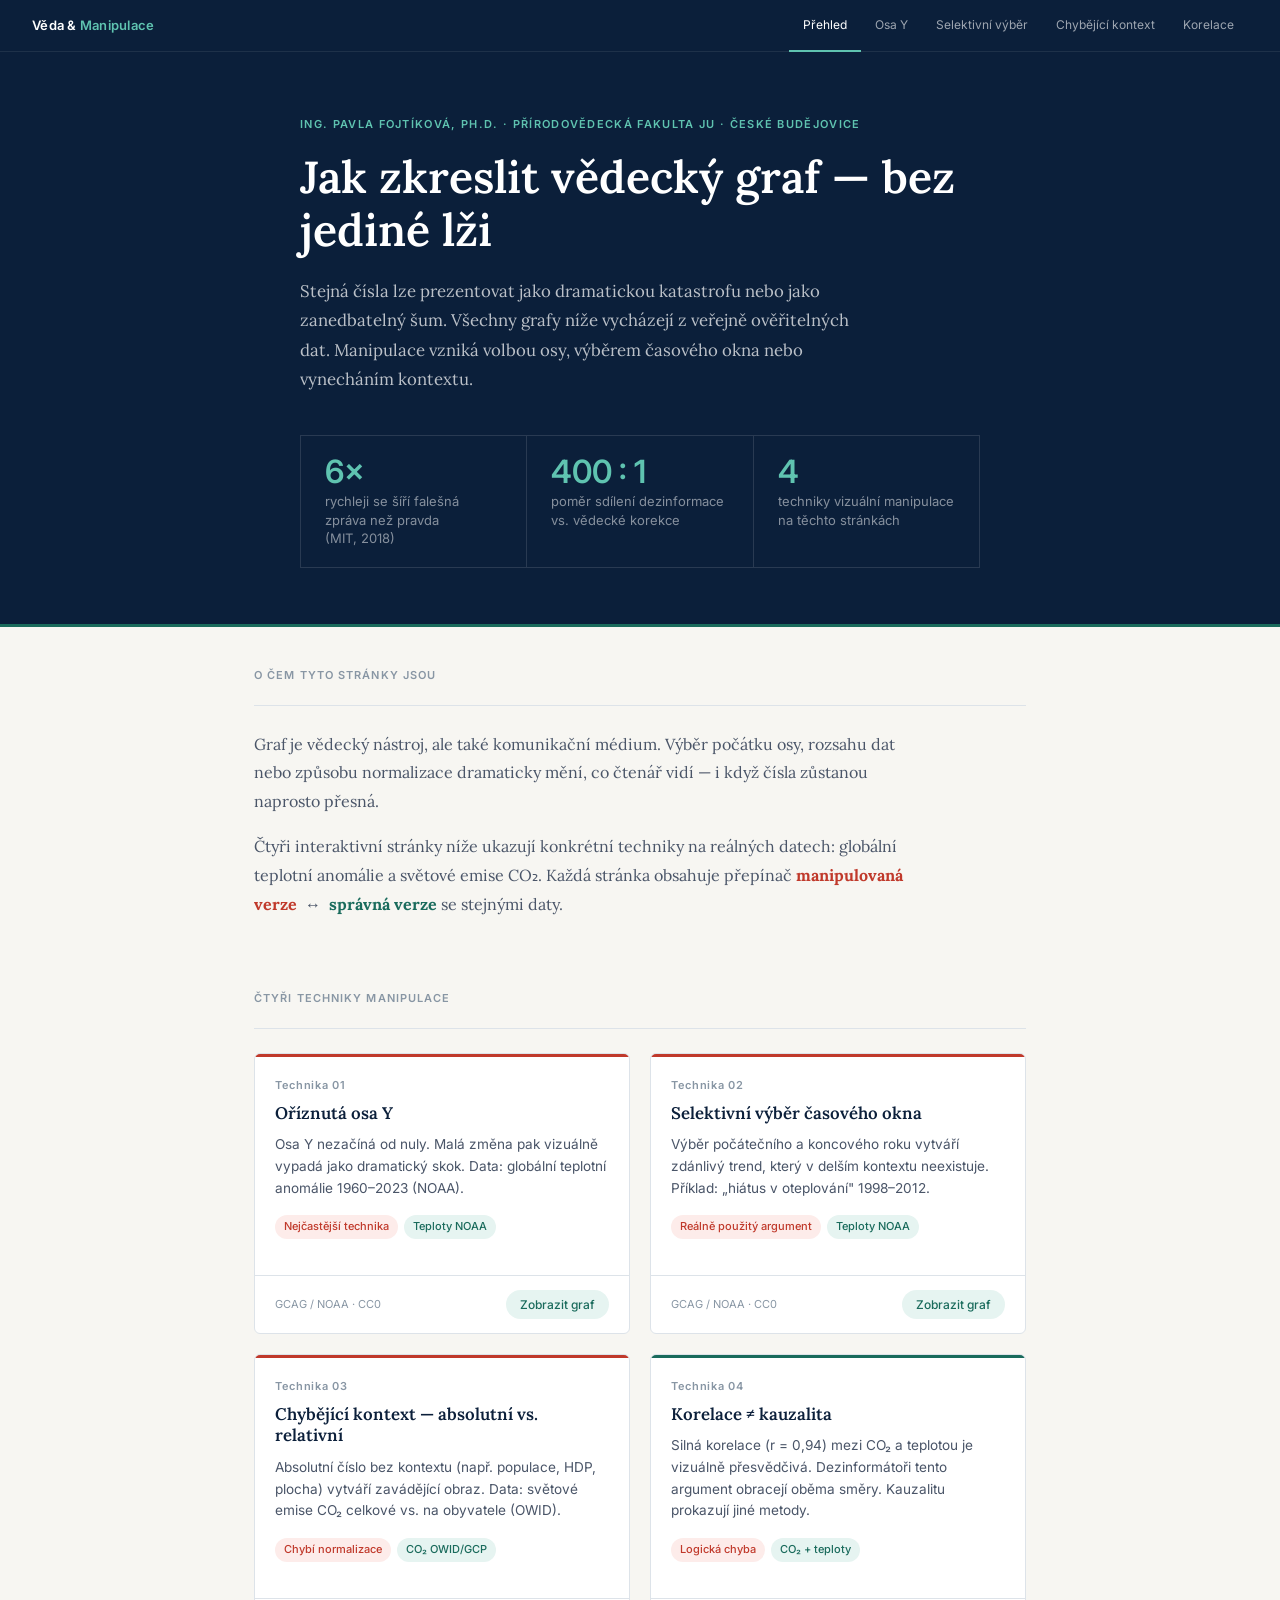
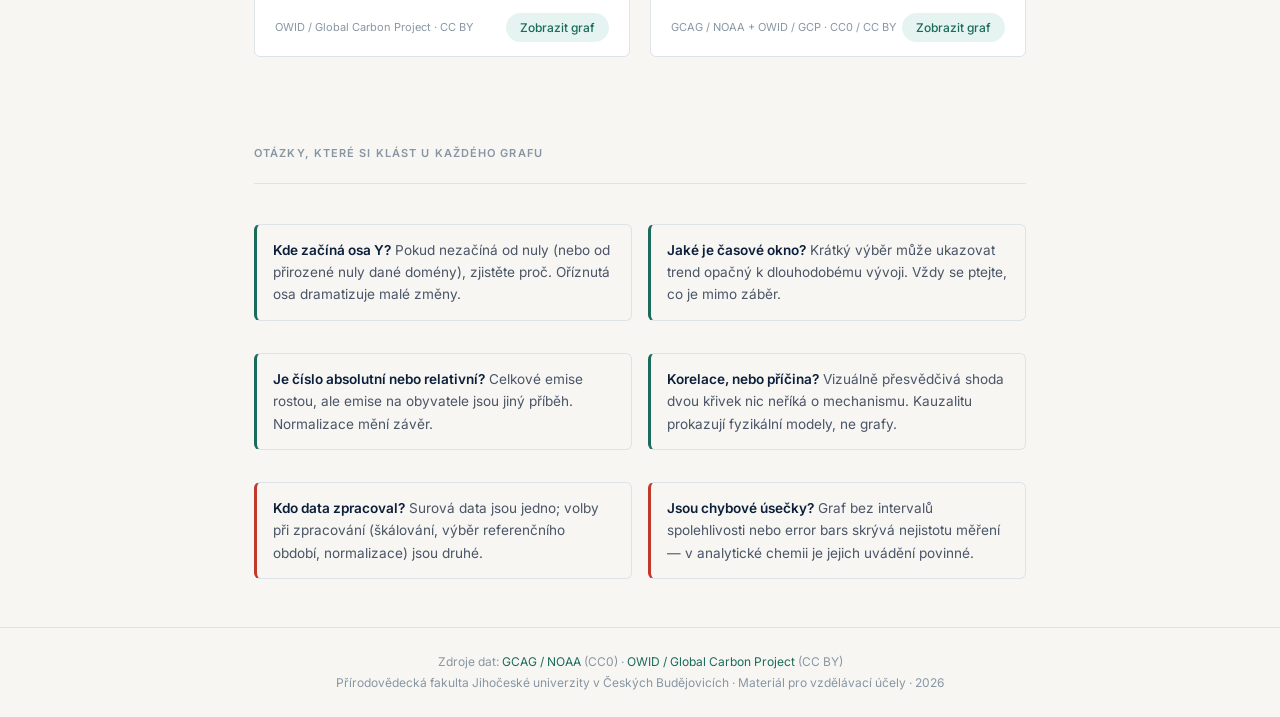
<file: index.html>
<!DOCTYPE html>
<html lang="cs">
<head>
  <meta charset="UTF-8">
  <meta name="viewport" content="width=device-width, initial-scale=1.0">
  <title>Věda a manipulace — jak zkreslit graf</title>
  <meta name="description" content="Interaktivní průvodce vizuální manipulací s vědeckými daty. Reálná data, reálné techniky zkreslení.">
  <link rel="stylesheet" href="css/style.css">
</head>
<body>

<div id="nav"></div>

<!-- ── HERO ─────────────────────────────────────────────── -->
<header class="hero">
  <div class="hero-inner">
    <p class="hero-kicker">Ing. Pavla Fojtíková, Ph.D. · Přírodovědecká fakulta JU · České Budějovice</p>
    <h1>Jak zkreslit vědecký graf — bez jediné lži</h1>
    <p class="hero-lead">
      Stejná čísla lze prezentovat jako dramatickou katastrofu nebo jako zanedbatelný šum.
      Všechny grafy níže vycházejí z veřejně ověřitelných dat.
      Manipulace vzniká volbou osy, výběrem časového okna nebo vynecháním kontextu.
    </p>
    <div class="stat-row">
      <div class="stat">
        <div class="stat-val">6×</div>
        <div class="stat-lbl">rychleji se šíří falešná zpráva než pravda<br>(MIT, 2018)</div>
      </div>
      <div class="stat">
        <div class="stat-val">400 : 1</div>
        <div class="stat-lbl">poměr sdílení dezinformace vs. vědecké korekce</div>
      </div>
      <div class="stat">
        <div class="stat-val">4</div>
        <div class="stat-lbl">techniky vizuální manipulace na těchto stránkách</div>
      </div>
    </div>
  </div>
</header>

<!-- ── ÚVOD ─────────────────────────────────────────────── -->
<main>
<div class="container">
  <p class="section-heading">O čem tyto stránky jsou</p>

  <p style="font-family:var(--f-text);font-size:1rem;line-height:1.8;color:var(--ink-soft);margin-bottom:1rem;max-width:660px">
    Graf je vědecký nástroj, ale také komunikační médium. Výběr počátku osy, rozsahu dat nebo způsobu normalizace
    dramaticky mění, co čtenář vidí — i když čísla zůstanou naprosto přesná.
  </p>
  <p style="font-family:var(--f-text);font-size:1rem;line-height:1.8;color:var(--ink-soft);margin-bottom:.5rem;max-width:660px">
    Čtyři interaktivní stránky níže ukazují konkrétní techniky na reálných datech:
    globální teplotní anomálie a světové emise CO₂. Každá stránka obsahuje přepínač
    <strong style="color:var(--red)">manipulovaná verze</strong>
    &nbsp;↔&nbsp;
    <strong style="color:var(--teal)">správná verze</strong>
    se stejnými daty.
  </p>

  <p class="section-heading" style="margin-top:2rem">Čtyři techniky manipulace</p>
</div>

<!-- ── KARTY GRAFŮ ───────────────────────────────────────── -->
<div class="container">
  <div class="chart-grid">

    <!-- 1 -->
    <div class="chart-card">
      <div class="chart-card-stripe red"></div>
      <div class="chart-card-body">
        <div class="chart-card-num">Technika 01</div>
        <div class="chart-card-title">Oříznutá osa Y</div>
        <div class="chart-card-desc">
          Osa Y nezačíná od nuly. Malá změna pak vizuálně vypadá jako dramatický skok.
          Data: globální teplotní anomálie 1960–2023 (NOAA).
        </div>
        <div class="chart-card-tags">
          <span class="tag tag-red">Nejčastější technika</span>
          <span class="tag tag-teal">Teploty NOAA</span>
        </div>
      </div>
      <div class="chart-card-footer">
        <span class="chart-card-source">GCAG / NOAA · CC0</span>
        <a class="btn-chart" href="charts/osa-y.html">Zobrazit graf</a>
      </div>
    </div>

    <!-- 2 -->
    <div class="chart-card">
      <div class="chart-card-stripe red"></div>
      <div class="chart-card-body">
        <div class="chart-card-num">Technika 02</div>
        <div class="chart-card-title">Selektivní výběr časového okna</div>
        <div class="chart-card-desc">
          Výběr počátečního a koncového roku vytváří zdánlivý trend, který v delším
          kontextu neexistuje. Příklad: „hiátus v oteplování" 1998–2012.
        </div>
        <div class="chart-card-tags">
          <span class="tag tag-red">Reálně použitý argument</span>
          <span class="tag tag-teal">Teploty NOAA</span>
        </div>
      </div>
      <div class="chart-card-footer">
        <span class="chart-card-source">GCAG / NOAA · CC0</span>
        <a class="btn-chart" href="charts/hiat.html">Zobrazit graf</a>
      </div>
    </div>

    <!-- 3 -->
    <div class="chart-card">
      <div class="chart-card-stripe red"></div>
      <div class="chart-card-body">
        <div class="chart-card-num">Technika 03</div>
        <div class="chart-card-title">Chybějící kontext — absolutní vs. relativní</div>
        <div class="chart-card-desc">
          Absolutní číslo bez kontextu (např. populace, HDP, plocha) vytváří zavádějící obraz.
          Data: světové emise CO₂ celkové vs. na obyvatele (OWID).
        </div>
        <div class="chart-card-tags">
          <span class="tag tag-red">Chybí normalizace</span>
          <span class="tag tag-teal">CO₂ OWID/GCP</span>
        </div>
      </div>
      <div class="chart-card-footer">
        <span class="chart-card-source">OWID / Global Carbon Project · CC BY</span>
        <a class="btn-chart" href="charts/kontext.html">Zobrazit graf</a>
      </div>
    </div>

    <!-- 4 -->
    <div class="chart-card">
      <div class="chart-card-stripe teal"></div>
      <div class="chart-card-body">
        <div class="chart-card-num">Technika 04</div>
        <div class="chart-card-title">Korelace ≠ kauzalita</div>
        <div class="chart-card-desc">
          Silná korelace (r = 0,94) mezi CO₂ a teplotou je vizuálně přesvědčivá.
          Dezinformátoři tento argument obracejí oběma směry. Kauzalitu prokazují jiné metody.
        </div>
        <div class="chart-card-tags">
          <span class="tag tag-red">Logická chyba</span>
          <span class="tag tag-teal">CO₂ + teploty</span>
        </div>
      </div>
      <div class="chart-card-footer">
        <span class="chart-card-source">GCAG / NOAA + OWID / GCP · CC0 / CC BY</span>
        <a class="btn-chart" href="charts/korelace.html">Zobrazit graf</a>
      </div>
    </div>

  </div>
</div>

<!-- ── OBECNÉ ZÁSADY ──────────────────────────────────────── -->
<div class="container">
  <p class="section-heading">Otázky, které si klást u každého grafu</p>

  <div style="display:grid;grid-template-columns:1fr 1fr;gap:1rem;margin-bottom:3rem">

    <div class="info-box">
      <p><strong>Kde začíná osa Y?</strong> Pokud nezačíná od nuly (nebo od přirozené nuly dané domény), zjistěte proč. Oříznutá osa dramatizuje malé změny.</p>
    </div>
    <div class="info-box">
      <p><strong>Jaké je časové okno?</strong> Krátký výběr může ukazovat trend opačný k dlouhodobému vývoji. Vždy se ptejte, co je mimo záběr.</p>
    </div>
    <div class="info-box">
      <p><strong>Je číslo absolutní nebo relativní?</strong> Celkové emise rostou, ale emise na obyvatele jsou jiný příběh. Normalizace mění závěr.</p>
    </div>
    <div class="info-box">
      <p><strong>Korelace, nebo příčina?</strong> Vizuálně přesvědčivá shoda dvou křivek nic neříká o mechanismu. Kauzalitu prokazují fyzikální modely, ne grafy.</p>
    </div>
    <div class="info-box warn">
      <p><strong>Kdo data zpracoval?</strong> Surová data jsou jedno; volby při zpracování (škálování, výběr referenčního období, normalizace) jsou druhé.</p>
    </div>
    <div class="info-box warn">
      <p><strong>Jsou chybové úsečky?</strong> Graf bez intervalů spolehlivosti nebo error bars skrývá nejistotu měření — v analytické chemii je jejich uvádění povinné.</p>
    </div>
  </div>
</div>
</main>

<!-- ── PATIČKA ────────────────────────────────────────────── -->
<footer class="site-footer">
  <div class="container">
    <p>
      Zdroje dat: <a href="https://github.com/datasets/global-temp" target="_blank" rel="noopener">GCAG / NOAA</a> (CC0) ·
      <a href="https://github.com/owid/co2-data" target="_blank" rel="noopener">OWID / Global Carbon Project</a> (CC BY)<br>
      Přírodovědecká fakulta Jihočeské univerzity v Českých Budějovicích · Materiál pro vzdělávací účely · 2026
    </p>
  </div>
</footer>

<script>
document.getElementById('nav').innerHTML = `
<nav class="site-nav">
  <span class="logo">Věda &amp; <span>Manipulace</span></span>
  <div class="nav-links">
    <a href="index.html" class="active">Přehled</a>
    <a href="charts/osa-y.html">Osa Y</a>
    <a href="charts/hiat.html">Selektivní výběr</a>
    <a href="charts/kontext.html">Chybějící kontext</a>
    <a href="charts/korelace.html">Korelace</a>
  </div>
</nav>`;
</script>
</body>
</html>
</file>
<file: css/style.css>
@import url('https://fonts.googleapis.com/css2?family=Inter:wght@400;500;600&family=Lora:ital,wght@0,400;0,600;1,400&display=swap');

:root {
  --ink:      #0B1F3A;
  --ink-soft: #4A5568;
  --ink-mute: #8896A4;
  --teal:     #1A6B5C;
  --teal-l:   #E6F4F1;
  --red:      #C0392B;
  --red-l:    #FDECEA;
  --bg:       #F7F6F2;
  --surface:  #FFFFFF;
  --line:     #DDE3E9;
  --radius:   6px;
  --f-ui:     'Inter', system-ui, sans-serif;
  --f-text:   'Lora', Georgia, serif;
}

*, *::before, *::after { box-sizing: border-box; margin: 0; padding: 0; }

html { font-size: 16px; scroll-behavior: smooth; }

body {
  font-family: var(--f-ui);
  background: var(--bg);
  color: var(--ink);
  line-height: 1.6;
  -webkit-font-smoothing: antialiased;
}

a { color: var(--teal); text-decoration: none; }
a:hover { text-decoration: underline; }

/* ── Navigace ─────────────────────────────────────────── */
.site-nav {
  position: sticky; top: 0; z-index: 100;
  background: var(--ink);
  border-bottom: 1px solid rgba(255,255,255,.08);
  padding: 0 2rem;
  display: flex; align-items: center; gap: 2rem;
  height: 52px;
}
.site-nav .logo {
  font-size: 13px; font-weight: 600; color: #fff;
  letter-spacing: .02em; white-space: nowrap;
}
.site-nav .logo span { color: #5FC3B0; }
.nav-links { display: flex; gap: 0; margin-left: auto; }
.nav-links a {
  font-size: 12px; color: rgba(255,255,255,.6);
  padding: 0 14px; height: 52px;
  display: flex; align-items: center;
  border-bottom: 2px solid transparent;
  transition: color .15s, border-color .15s;
}
.nav-links a:hover, .nav-links a.active {
  color: #fff; text-decoration: none;
  border-bottom-color: #5FC3B0;
}

/* ── Kontejner ────────────────────────────────────────── */
.container { max-width: 820px; margin: 0 auto; padding: 0 1.5rem; }
.container-wide { max-width: 1100px; margin: 0 auto; padding: 0 1.5rem; }

/* ── Hero (index) ─────────────────────────────────────── */
.hero {
  background: var(--ink);
  padding: 4rem 1.5rem 3.5rem;
  border-bottom: 3px solid var(--teal);
}
.hero-inner { max-width: 680px; margin: 0 auto; }
.hero-kicker {
  font-size: 11px; font-weight: 600; letter-spacing: .12em;
  color: #5FC3B0; text-transform: uppercase; margin-bottom: 1rem;
}
.hero h1 {
  font-family: var(--f-text);
  font-size: clamp(1.9rem, 4vw, 2.8rem);
  font-weight: 600; line-height: 1.2;
  color: #fff; margin-bottom: 1.25rem;
}
.hero-lead {
  font-family: var(--f-text);
  font-size: 1.05rem; line-height: 1.75;
  color: rgba(255,255,255,.72);
  max-width: 560px;
}

/* ── Statistiky (hero) ────────────────────────────────── */
.stat-row {
  display: flex; gap: 0;
  margin-top: 2.5rem;
  border-top: 1px solid rgba(255,255,255,.12);
  border-left: 1px solid rgba(255,255,255,.12);
}
.stat { flex: 1; padding: 1.25rem 1.5rem; border-right: 1px solid rgba(255,255,255,.12); border-bottom: 1px solid rgba(255,255,255,.12); }
.stat-val { font-size: 2rem; font-weight: 600; color: #5FC3B0; line-height: 1; margin-bottom: .3rem; }
.stat-lbl { font-size: 13px; color: rgba(255,255,255,.5); line-height: 1.4; }

/* ── Graf-karty (index) ───────────────────────────────── */
.section-heading {
  font-size: 11px; font-weight: 600; letter-spacing: .1em;
  color: var(--ink-mute); text-transform: uppercase;
  padding: 2.5rem 0 1.25rem;
  border-bottom: 1px solid var(--line);
  margin-bottom: 1.5rem;
}

.chart-grid { display: grid; grid-template-columns: 1fr 1fr; gap: 1.25rem; margin-bottom: 3rem; }
@media (max-width: 600px) { .chart-grid { grid-template-columns: 1fr; } }

.chart-card {
  background: var(--surface); border: 1px solid var(--line);
  border-radius: var(--radius); overflow: hidden;
  display: flex; flex-direction: column;
  transition: box-shadow .15s;
}
.chart-card:hover { box-shadow: 0 4px 20px rgba(11,31,58,.08); }

.chart-card-stripe { height: 3px; }
.chart-card-stripe.teal { background: var(--teal); }
.chart-card-stripe.red  { background: var(--red);  }

.chart-card-body { padding: 1.25rem; flex: 1; }
.chart-card-num {
  font-size: 11px; font-weight: 600; color: var(--ink-mute);
  letter-spacing: .06em; margin-bottom: .5rem;
}
.chart-card-title {
  font-family: var(--f-text);
  font-size: 1.05rem; font-weight: 600;
  color: var(--ink); line-height: 1.3;
  margin-bottom: .6rem;
}
.chart-card-desc {
  font-size: .85rem; color: var(--ink-soft);
  line-height: 1.6; margin-bottom: 1rem;
}
.chart-card-tags { display: flex; flex-wrap: wrap; gap: 6px; margin-bottom: 1rem; }
.tag {
  font-size: 11px; padding: 3px 9px; border-radius: 99px;
  font-weight: 500;
}
.tag-red   { background: var(--red-l);  color: var(--red);  }
.tag-teal  { background: var(--teal-l); color: var(--teal); }

.chart-card-footer {
  padding: .875rem 1.25rem;
  border-top: 1px solid var(--line);
  display: flex; align-items: center; justify-content: space-between;
}
.chart-card-source { font-size: 11px; color: var(--ink-mute); }
.btn-chart {
  font-size: 12px; font-weight: 500;
  color: var(--teal); background: var(--teal-l);
  padding: 5px 14px; border-radius: 99px;
  border: none; cursor: pointer;
  text-decoration: none; display: inline-block;
  transition: background .15s;
}
.btn-chart:hover { background: #c8e8e3; text-decoration: none; }

/* ── Stránka grafu (chart-page) ───────────────────────── */
.chart-page-header {
  background: var(--ink);
  padding: 2rem 1.5rem 1.75rem;
  border-bottom: 3px solid var(--teal);
}
.chart-page-header-inner { max-width: 1100px; margin: 0 auto; }
.chart-page-back {
  font-size: 12px; color: rgba(255,255,255,.5);
  display: inline-flex; align-items: center; gap: 5px;
  margin-bottom: .75rem; transition: color .15s;
}
.chart-page-back:hover { color: #fff; text-decoration: none; }
.chart-page-kicker { font-size: 11px; font-weight: 600; letter-spacing: .1em; color: #5FC3B0; text-transform: uppercase; margin-bottom: .5rem; }
.chart-page-header h1 {
  font-family: var(--f-text);
  font-size: clamp(1.5rem, 3vw, 2.1rem);
  font-weight: 600; color: #fff; line-height: 1.25;
}

/* ── Split layout (chart + info) ──────────────────────── */
.chart-split {
  display: grid;
  grid-template-columns: 1fr 340px;
  gap: 0;
  min-height: calc(100vh - 160px);
}
@media (max-width: 860px) {
  .chart-split { grid-template-columns: 1fr; }
  .chart-sidebar { border-left: none !important; border-top: 1px solid var(--line); }
}

.chart-main { padding: 1.75rem 1.5rem; }
.chart-sidebar {
  border-left: 1px solid var(--line);
  padding: 1.75rem 1.5rem;
  background: var(--surface);
}

/* ── Přepínač (manipulace / správná) ─────────────────── */
.switcher {
  display: inline-flex; border: 1px solid var(--line);
  border-radius: 99px; overflow: hidden; margin-bottom: 1rem;
}
.sw-btn {
  font-size: 12px; font-weight: 500;
  padding: 6px 18px; border: none; cursor: pointer;
  background: transparent; color: var(--ink-soft);
  transition: all .15s; font-family: var(--f-ui);
}
.sw-btn.bad.active  { background: var(--red);  color: #fff; }
.sw-btn.good.active { background: var(--teal); color: #fff; }
.sw-btn:hover:not(.active) { background: var(--bg); }

/* ── Verdict banner ───────────────────────────────────── */
.verdict {
  font-size: 13px; font-weight: 500;
  padding: 7px 12px; border-radius: var(--radius);
  margin-bottom: .875rem; display: flex; align-items: center; gap: 8px;
}
.verdict.bad  { background: var(--red-l);  color: var(--red);  }
.verdict.good { background: var(--teal-l); color: var(--teal); }

/* ── Legenda ──────────────────────────────────────────── */
.legend-row { display: flex; flex-wrap: wrap; gap: 12px; margin-bottom: .75rem; }
.legend-item { display: flex; align-items: center; gap: 6px; font-size: 12px; color: var(--ink-soft); }
.legend-swatch { width: 12px; height: 12px; border-radius: 2px; flex-shrink: 0; }

/* ── Canvas obal ──────────────────────────────────────── */
.canvas-wrap { position: relative; width: 100%; height: 340px; }
.canvas-caption { font-size: 11px; color: var(--ink-mute); margin-top: .5rem; text-align: center; line-height: 1.5; }

/* ── Sidebar sekce ────────────────────────────────────── */
.sidebar-section { margin-bottom: 1.75rem; }
.sidebar-label {
  font-size: 10px; font-weight: 600; letter-spacing: .1em;
  text-transform: uppercase; color: var(--ink-mute);
  margin-bottom: .5rem;
}
.sidebar-text {
  font-family: var(--f-text);
  font-size: .9rem; line-height: 1.75;
  color: var(--ink-soft);
}
.sidebar-text strong { font-weight: 600; color: var(--ink); }

.info-box {
  background: var(--bg); border: 1px solid var(--line);
  border-left: 3px solid var(--teal);
  border-radius: var(--radius);
  padding: .875rem 1rem; margin-top: 1rem;
}
.info-box.warn { border-left-color: var(--red); }
.info-box p { font-size: .85rem; line-height: 1.65; color: var(--ink-soft); }
.info-box strong { color: var(--ink); font-weight: 600; }

/* ── Patička ──────────────────────────────────────────── */
.site-footer {
  margin-top: 3rem;
  border-top: 1px solid var(--line);
  padding: 1.5rem;
  text-align: center;
}
.site-footer p { font-size: 12px; color: var(--ink-mute); line-height: 1.7; }
.site-footer a { color: var(--teal); }

/* ── Responzivita ─────────────────────────────────────── */
@media (max-width: 520px) {
  .stat-row { flex-direction: column; }
  .site-nav { padding: 0 1rem; }
  .nav-links { gap: 0; }
  .nav-links a { padding: 0 8px; font-size: 11px; }
}
</file>
